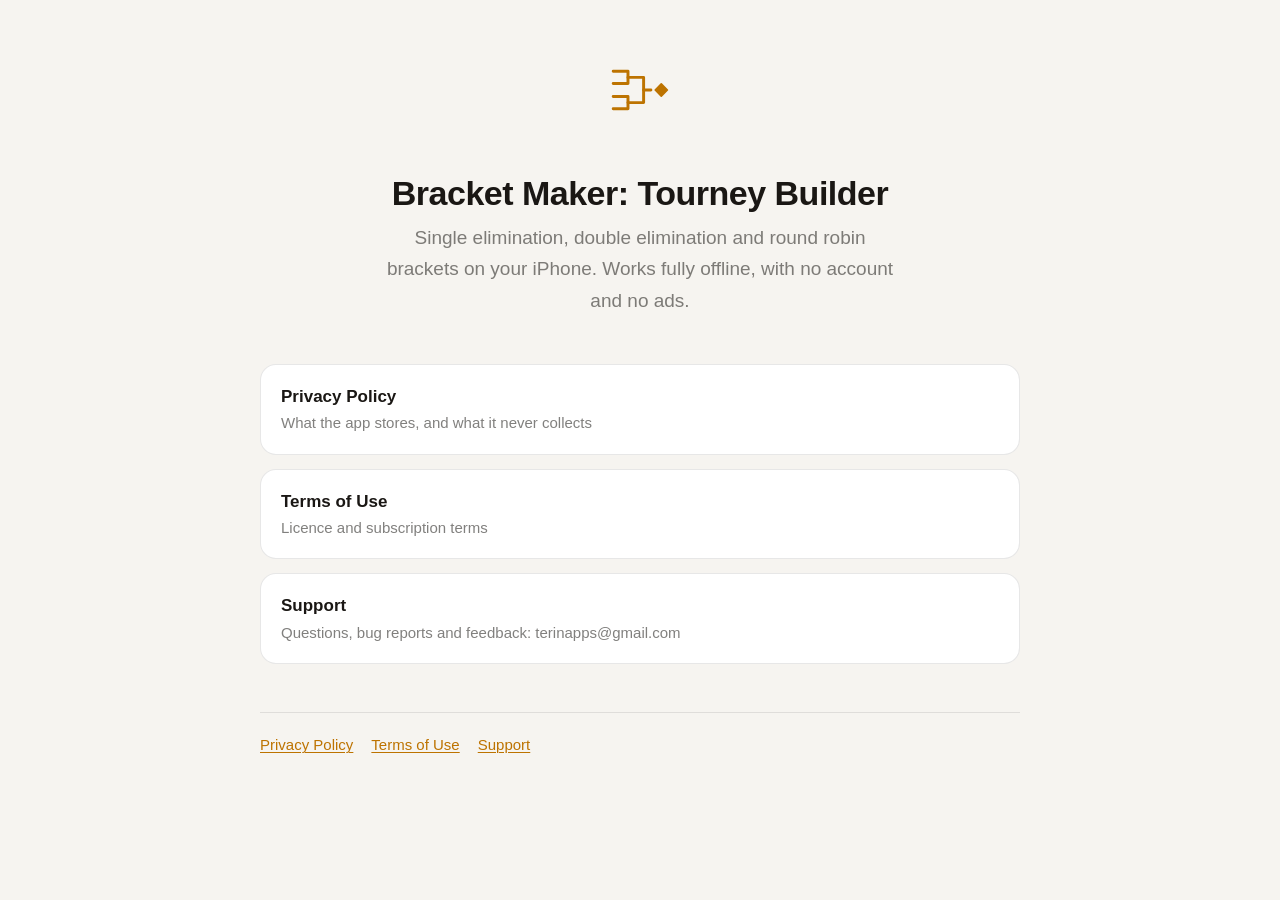
<file: index.html>
<!DOCTYPE html>
<html lang="en">
  <head>
    <meta charset="utf-8" />
    <meta name="viewport" content="width=device-width, initial-scale=1" />
    <title>Bracket Maker: Tourney Builder</title>
    <meta
      name="description"
      content="Bracket Maker: Tourney Builder builds single elimination, double elimination and round robin tournament brackets on your iPhone — offline, with no account."
    />
    <link rel="icon" href="icon.svg" type="image/svg+xml" />
    <link rel="stylesheet" href="style.css" />
  </head>
  <body>
    <main>
      <section class="hero">
        <img class="hero-mark" src="icon.svg" width="84" height="84" alt="Bracket Maker: Tourney Builder" />
        <h1>Bracket Maker: Tourney Builder</h1>
        <p>
          Single elimination, double elimination and round robin brackets on your iPhone. Works
          fully offline, with no account and no ads.
        </p>
      </section>

      <div class="card-list">
        <a class="card" href="privacy.html">
          <span class="card-title">Privacy Policy</span>
          <span class="card-subtitle">What the app stores, and what it never collects</span>
        </a>
        <a class="card" href="terms.html">
          <span class="card-title">Terms of Use</span>
          <span class="card-subtitle">Licence and subscription terms</span>
        </a>
        <a class="card" href="mailto:terinapps@gmail.com">
          <span class="card-title">Support</span>
          <span class="card-subtitle">Questions, bug reports and feedback: terinapps@gmail.com</span>
        </a>
      </div>
    </main>
    <footer class="page-footer">
      <a href="privacy.html">Privacy Policy</a>
      <a href="terms.html">Terms of Use</a>
      <a href="mailto:terinapps@gmail.com">Support</a>
    </footer>
  </body>
</html>
</file>
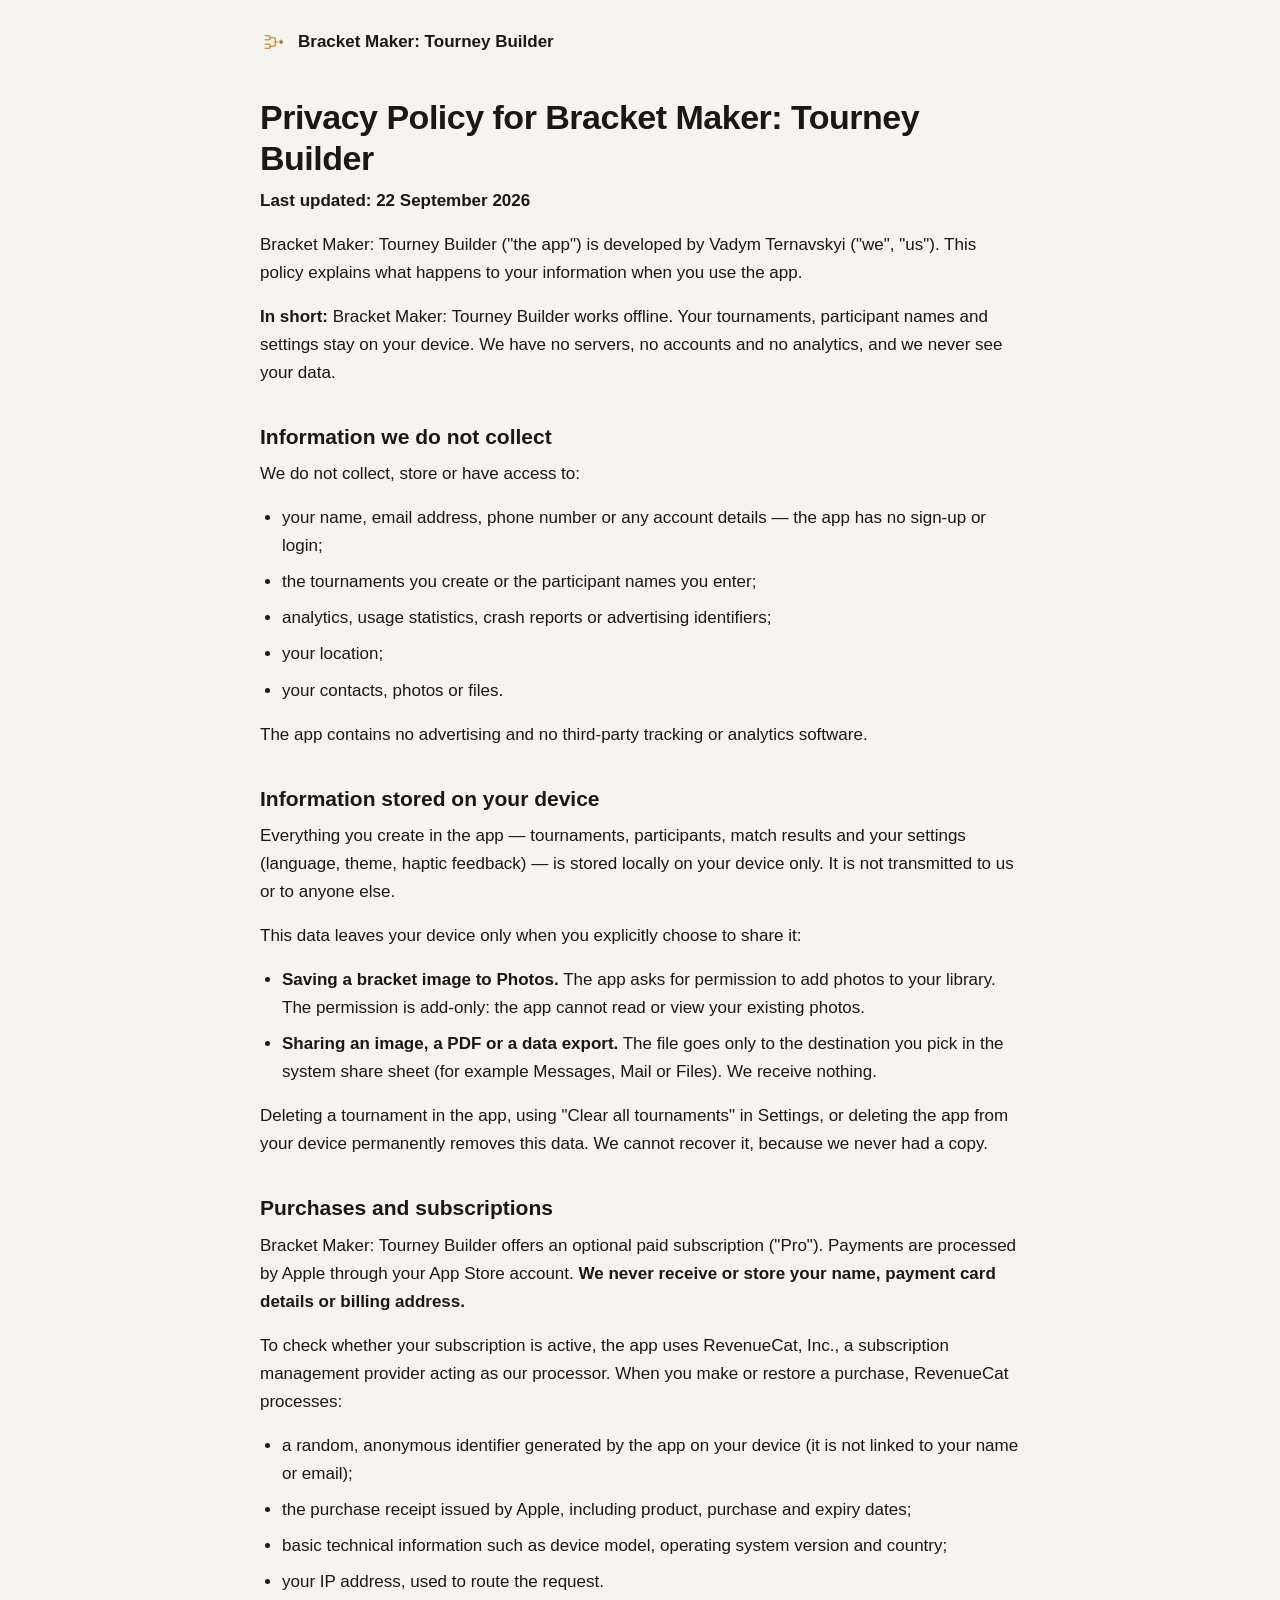
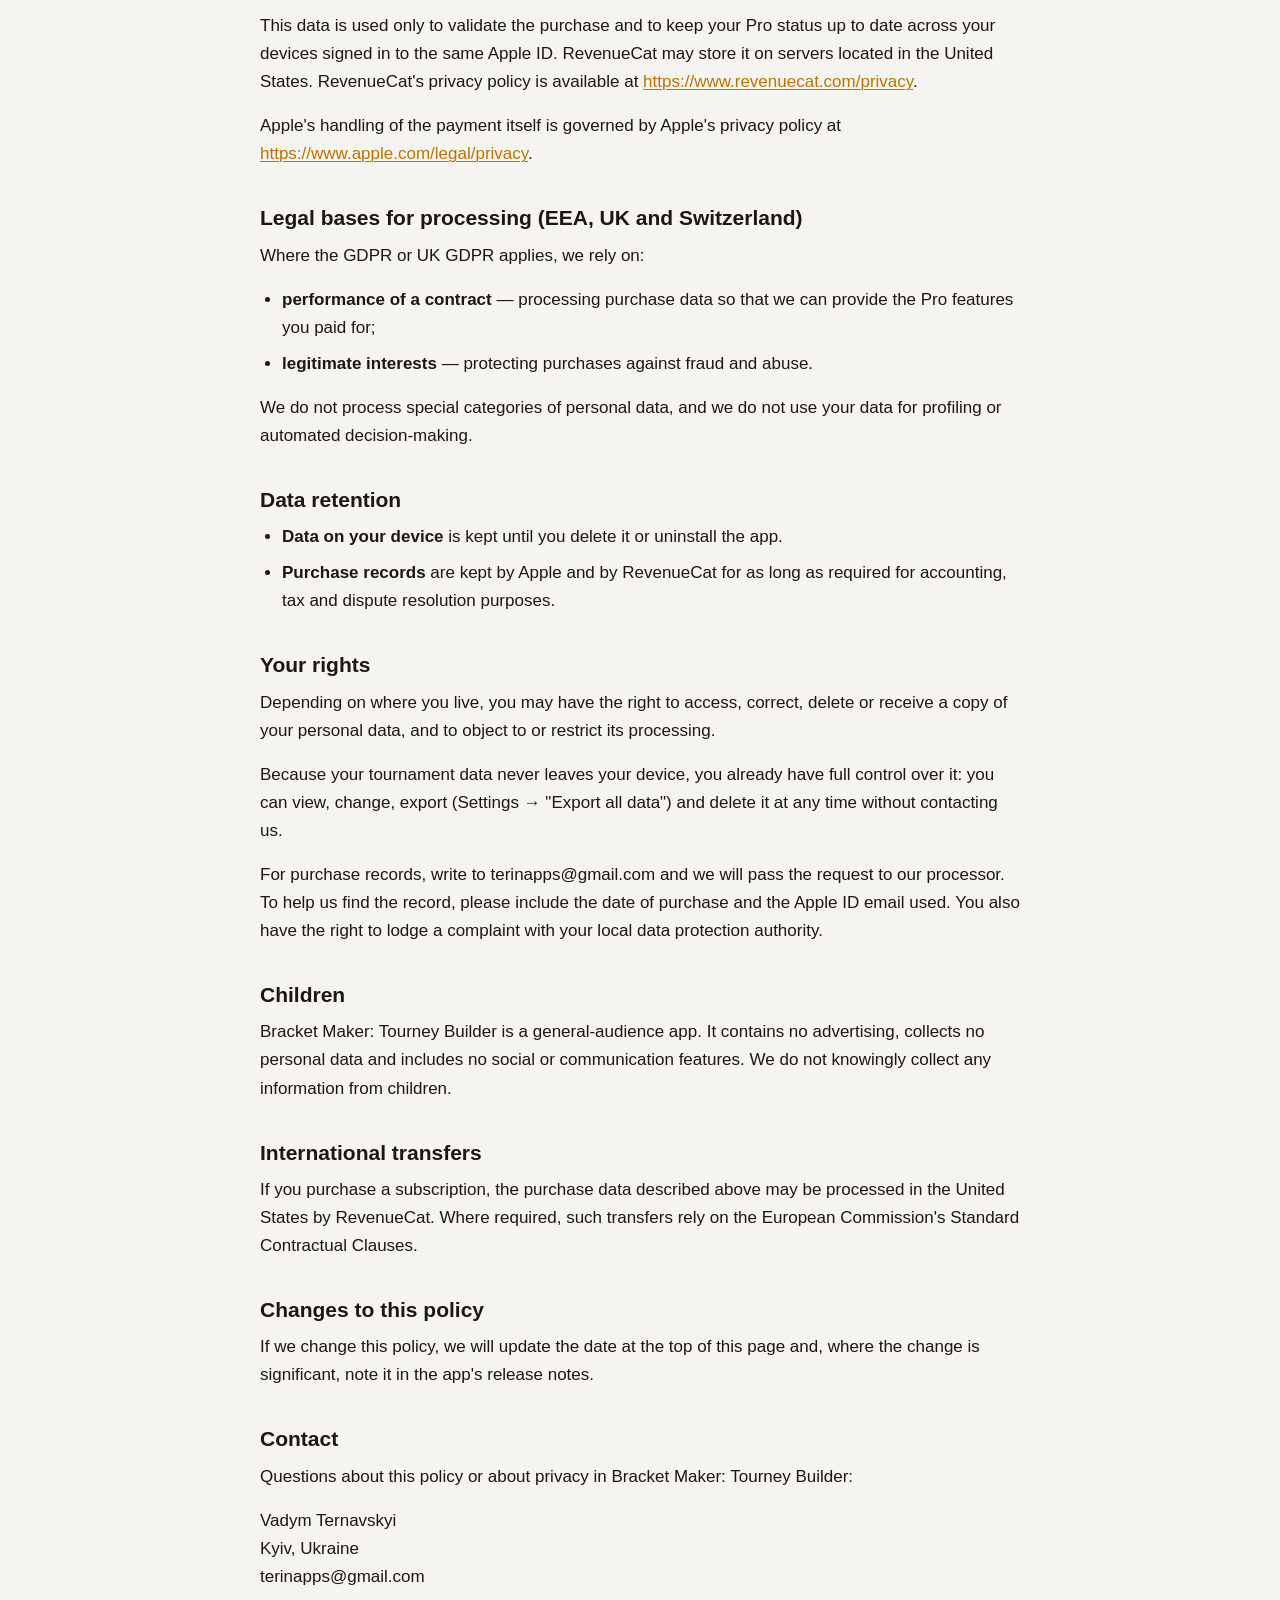
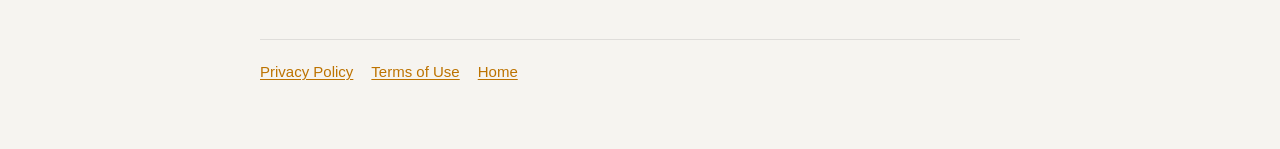
<file: privacy.html>
<!DOCTYPE html>
<html lang="en">
  <head>
    <meta charset="utf-8" />
    <meta name="viewport" content="width=device-width, initial-scale=1" />
    <title>Privacy Policy · Bracket Maker: Tourney Builder</title>
    <meta name="description" content="Privacy Policy for the Bracket Maker: Tourney Builder tournament bracket app." />
    <link rel="icon" href="icon.svg" type="image/svg+xml" />
    <link rel="stylesheet" href="style.css" />
  </head>
  <body>
    <header class="page-header">
      <a class="brand" href="index.html">
        <img class="brand-mark" src="icon.svg" width="28" height="28" alt="" />
        <span>Bracket Maker: Tourney Builder</span>
      </a>
    </header>
    <main>
      <h1>Privacy Policy for Bracket Maker: Tourney Builder</h1>
      <p><strong>Last updated: 22 September 2026</strong></p>
      <p>Bracket Maker: Tourney Builder (&quot;the app&quot;) is developed by Vadym Ternavskyi (&quot;we&quot;, &quot;us&quot;). This policy explains what happens to your information when you use the app.</p>
      <p><strong>In short:</strong> Bracket Maker: Tourney Builder works offline. Your tournaments, participant names and settings stay on your device. We have no servers, no accounts and no analytics, and we never see your data.</p>
      <h2>Information we do not collect</h2>
      <p>We do not collect, store or have access to:</p>
      <ul><li>your name, email address, phone number or any account details — the app has no sign-up or login;</li><li>the tournaments you create or the participant names you enter;</li><li>analytics, usage statistics, crash reports or advertising identifiers;</li><li>your location;</li><li>your contacts, photos or files.</li></ul>
      <p>The app contains no advertising and no third-party tracking or analytics software.</p>
      <h2>Information stored on your device</h2>
      <p>Everything you create in the app — tournaments, participants, match results and your settings (language, theme, haptic feedback) — is stored locally on your device only. It is not transmitted to us or to anyone else.</p>
      <p>This data leaves your device only when you explicitly choose to share it:</p>
      <ul><li><strong>Saving a bracket image to Photos.</strong> The app asks for permission to add photos to your library. The permission is add-only: the app cannot read or view your existing photos.</li><li><strong>Sharing an image, a PDF or a data export.</strong> The file goes only to the destination you pick in the system share sheet (for example Messages, Mail or Files). We receive nothing.</li></ul>
      <p>Deleting a tournament in the app, using &quot;Clear all tournaments&quot; in Settings, or deleting the app from your device permanently removes this data. We cannot recover it, because we never had a copy.</p>
      <h2>Purchases and subscriptions</h2>
      <p>Bracket Maker: Tourney Builder offers an optional paid subscription (&quot;Pro&quot;). Payments are processed by Apple through your App Store account. <strong>We never receive or store your name, payment card details or billing address.</strong></p>
      <p>To check whether your subscription is active, the app uses RevenueCat, Inc., a subscription management provider acting as our processor. When you make or restore a purchase, RevenueCat processes:</p>
      <ul><li>a random, anonymous identifier generated by the app on your device (it is not linked to your name or email);</li><li>the purchase receipt issued by Apple, including product, purchase and expiry dates;</li><li>basic technical information such as device model, operating system version and country;</li><li>your IP address, used to route the request.</li></ul>
      <p>This data is used only to validate the purchase and to keep your Pro status up to date across your devices signed in to the same Apple ID. RevenueCat may store it on servers located in the United States. RevenueCat&#x27;s privacy policy is available at <a href="https://www.revenuecat.com/privacy">https://www.revenuecat.com/privacy</a>.</p>
      <p>Apple&#x27;s handling of the payment itself is governed by Apple&#x27;s privacy policy at <a href="https://www.apple.com/legal/privacy">https://www.apple.com/legal/privacy</a>.</p>
      <h2>Legal bases for processing (EEA, UK and Switzerland)</h2>
      <p>Where the GDPR or UK GDPR applies, we rely on:</p>
      <ul><li><strong>performance of a contract</strong> — processing purchase data so that we can provide the Pro features you paid for;</li><li><strong>legitimate interests</strong> — protecting purchases against fraud and abuse.</li></ul>
      <p>We do not process special categories of personal data, and we do not use your data for profiling or automated decision-making.</p>
      <h2>Data retention</h2>
      <ul><li><strong>Data on your device</strong> is kept until you delete it or uninstall the app.</li><li><strong>Purchase records</strong> are kept by Apple and by RevenueCat for as long as required for accounting, tax and dispute resolution purposes.</li></ul>
      <h2>Your rights</h2>
      <p>Depending on where you live, you may have the right to access, correct, delete or receive a copy of your personal data, and to object to or restrict its processing.</p>
      <p>Because your tournament data never leaves your device, you already have full control over it: you can view, change, export (Settings → &quot;Export all data&quot;) and delete it at any time without contacting us.</p>
      <p>For purchase records, write to terinapps@gmail.com and we will pass the request to our processor. To help us find the record, please include the date of purchase and the Apple ID email used. You also have the right to lodge a complaint with your local data protection authority.</p>
      <h2>Children</h2>
      <p>Bracket Maker: Tourney Builder is a general-audience app. It contains no advertising, collects no personal data and includes no social or communication features. We do not knowingly collect any information from children.</p>
      <h2>International transfers</h2>
      <p>If you purchase a subscription, the purchase data described above may be processed in the United States by RevenueCat. Where required, such transfers rely on the European Commission&#x27;s Standard Contractual Clauses.</p>
      <h2>Changes to this policy</h2>
      <p>If we change this policy, we will update the date at the top of this page and, where the change is significant, note it in the app&#x27;s release notes.</p>
      <h2>Contact</h2>
      <p>Questions about this policy or about privacy in Bracket Maker: Tourney Builder:</p>
      <p>Vadym Ternavskyi<br />Kyiv, Ukraine<br />terinapps@gmail.com</p>
    </main>
    <footer class="page-footer">
      <a href="privacy.html">Privacy Policy</a>
      <a href="terms.html">Terms of Use</a>
      <a href="index.html">Home</a>
    </footer>
  </body>
</html>
</file>
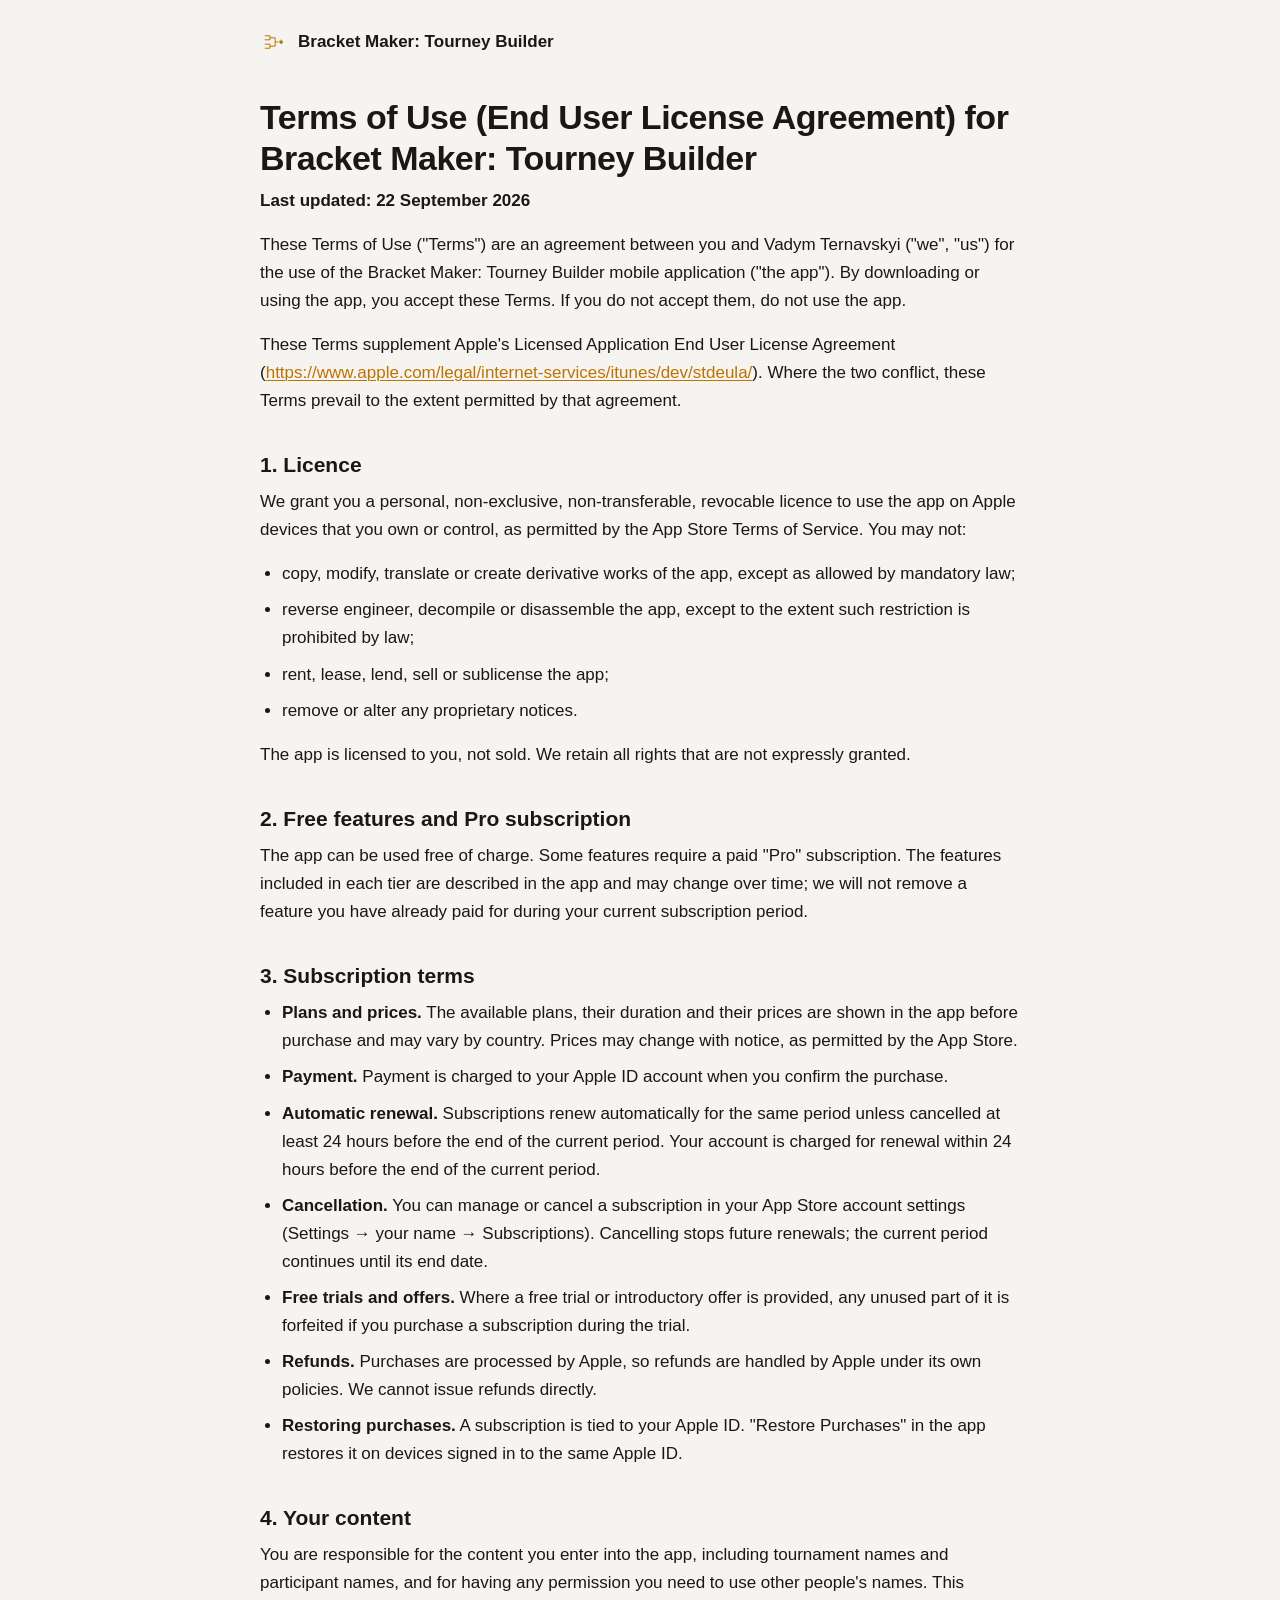
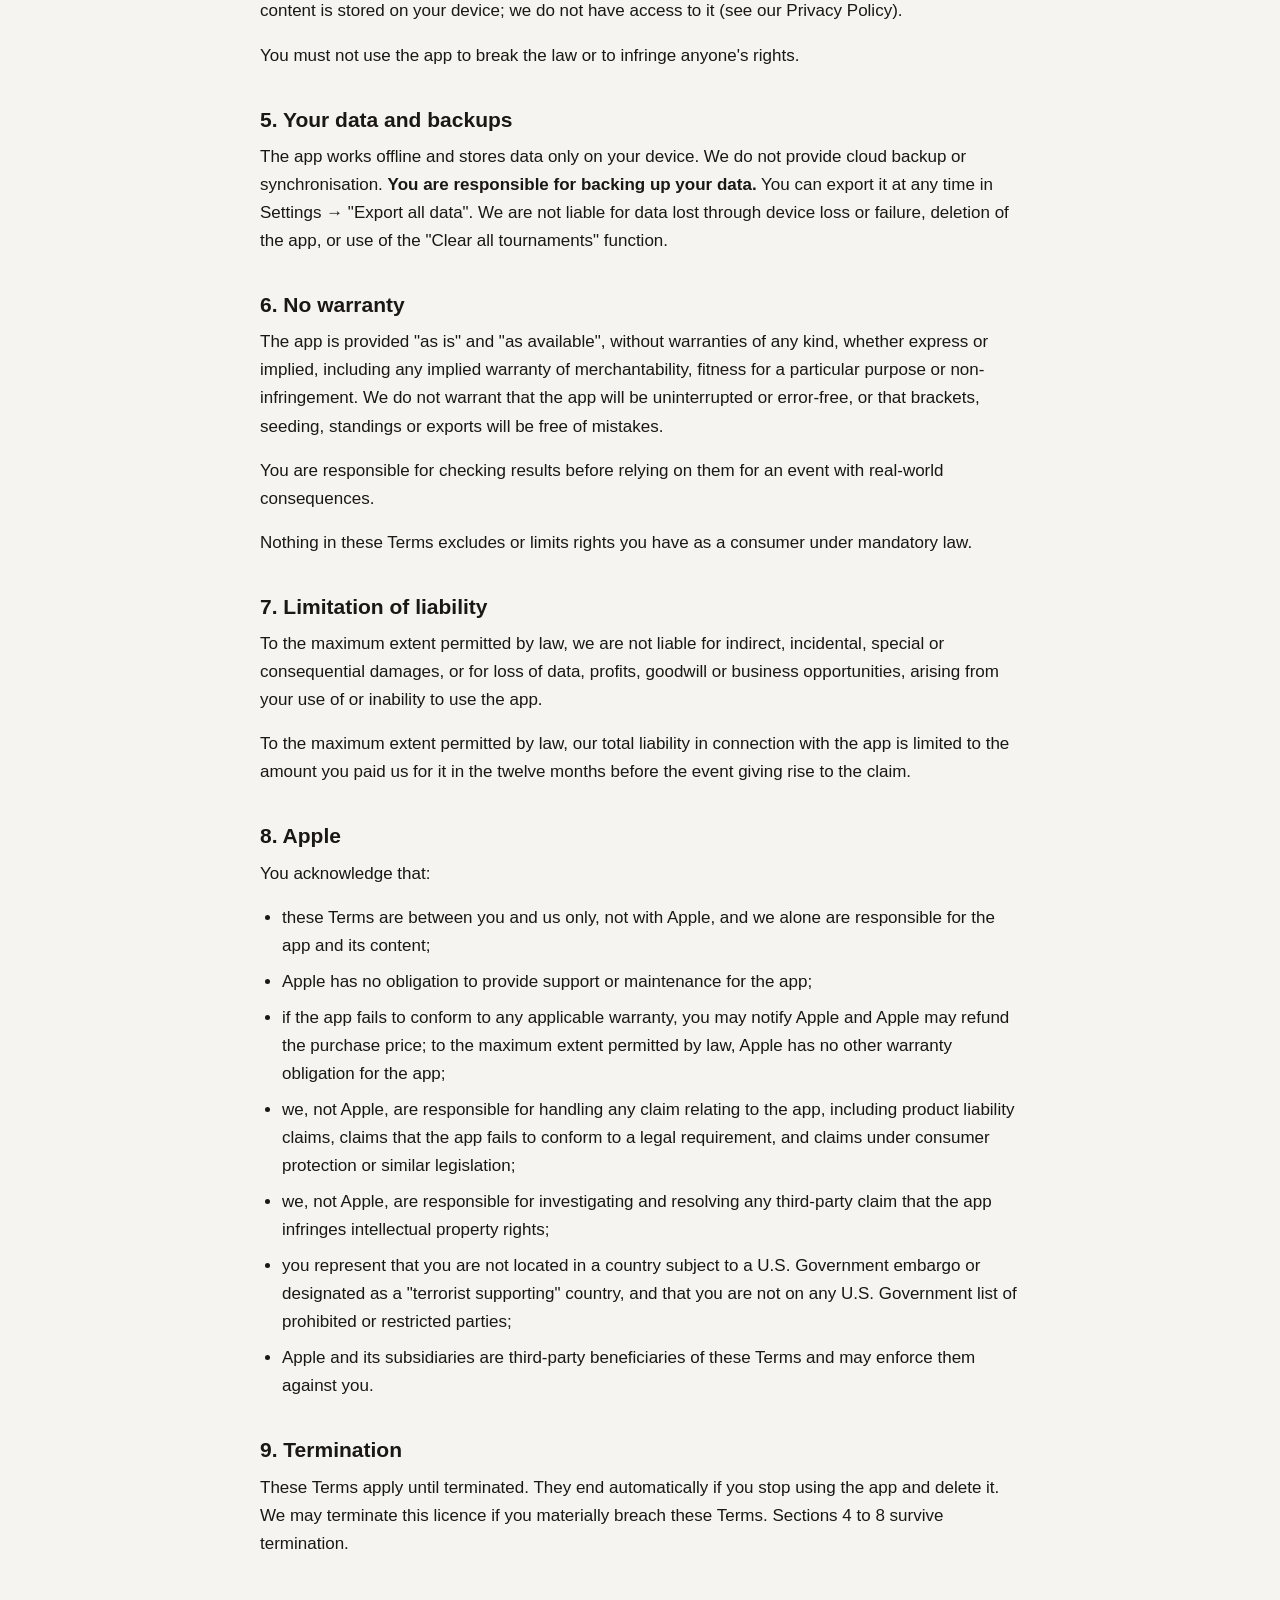
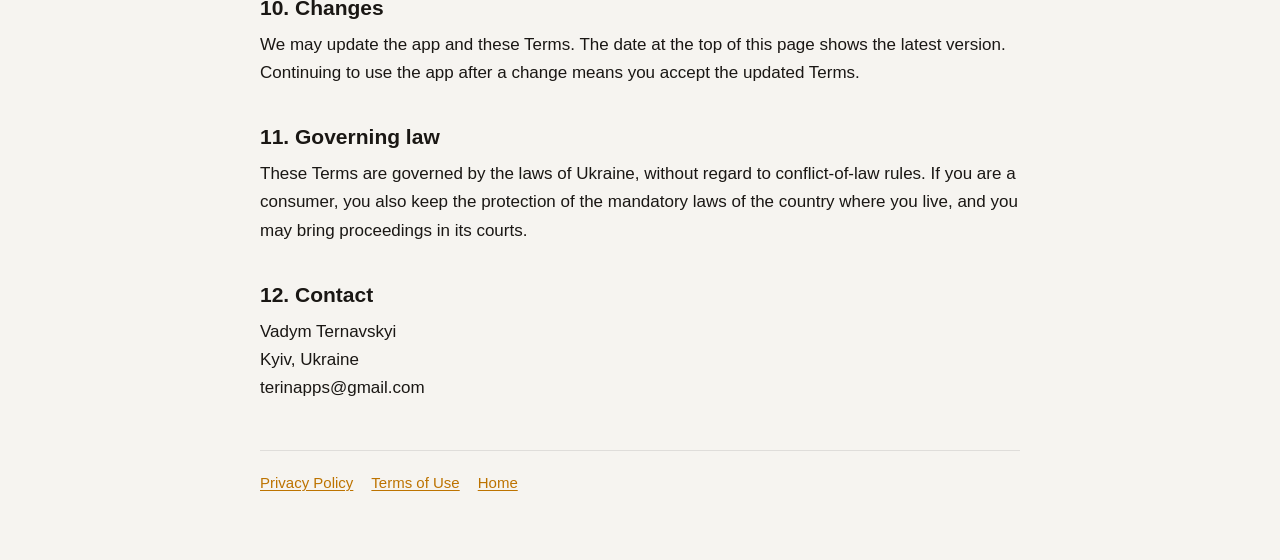
<file: terms.html>
<!DOCTYPE html>
<html lang="en">
  <head>
    <meta charset="utf-8" />
    <meta name="viewport" content="width=device-width, initial-scale=1" />
    <title>Terms of Use · Bracket Maker: Tourney Builder</title>
    <meta name="description" content="Terms of Use for the Bracket Maker: Tourney Builder tournament bracket app." />
    <link rel="icon" href="icon.svg" type="image/svg+xml" />
    <link rel="stylesheet" href="style.css" />
  </head>
  <body>
    <header class="page-header">
      <a class="brand" href="index.html">
        <img class="brand-mark" src="icon.svg" width="28" height="28" alt="" />
        <span>Bracket Maker: Tourney Builder</span>
      </a>
    </header>
    <main>
      <h1>Terms of Use (End User License Agreement) for Bracket Maker: Tourney Builder</h1>
      <p><strong>Last updated: 22 September 2026</strong></p>
      <p>These Terms of Use (&quot;Terms&quot;) are an agreement between you and Vadym Ternavskyi (&quot;we&quot;, &quot;us&quot;) for the use of the Bracket Maker: Tourney Builder mobile application (&quot;the app&quot;). By downloading or using the app, you accept these Terms. If you do not accept them, do not use the app.</p>
      <p>These Terms supplement Apple&#x27;s Licensed Application End User License Agreement (<a href="https://www.apple.com/legal/internet-services/itunes/dev/stdeula/">https://www.apple.com/legal/internet-services/itunes/dev/stdeula/</a>). Where the two conflict, these Terms prevail to the extent permitted by that agreement.</p>
      <h2>1. Licence</h2>
      <p>We grant you a personal, non-exclusive, non-transferable, revocable licence to use the app on Apple devices that you own or control, as permitted by the App Store Terms of Service. You may not:</p>
      <ul><li>copy, modify, translate or create derivative works of the app, except as allowed by mandatory law;</li><li>reverse engineer, decompile or disassemble the app, except to the extent such restriction is prohibited by law;</li><li>rent, lease, lend, sell or sublicense the app;</li><li>remove or alter any proprietary notices.</li></ul>
      <p>The app is licensed to you, not sold. We retain all rights that are not expressly granted.</p>
      <h2>2. Free features and Pro subscription</h2>
      <p>The app can be used free of charge. Some features require a paid &quot;Pro&quot; subscription. The features included in each tier are described in the app and may change over time; we will not remove a feature you have already paid for during your current subscription period.</p>
      <h2>3. Subscription terms</h2>
      <ul><li><strong>Plans and prices.</strong> The available plans, their duration and their prices are shown in the app before purchase and may vary by country. Prices may change with notice, as permitted by the App Store.</li><li><strong>Payment.</strong> Payment is charged to your Apple ID account when you confirm the purchase.</li><li><strong>Automatic renewal.</strong> Subscriptions renew automatically for the same period unless cancelled at least 24 hours before the end of the current period. Your account is charged for renewal within 24 hours before the end of the current period.</li><li><strong>Cancellation.</strong> You can manage or cancel a subscription in your App Store account settings (Settings → your name → Subscriptions). Cancelling stops future renewals; the current period continues until its end date.</li><li><strong>Free trials and offers.</strong> Where a free trial or introductory offer is provided, any unused part of it is forfeited if you purchase a subscription during the trial.</li><li><strong>Refunds.</strong> Purchases are processed by Apple, so refunds are handled by Apple under its own policies. We cannot issue refunds directly.</li><li><strong>Restoring purchases.</strong> A subscription is tied to your Apple ID. &quot;Restore Purchases&quot; in the app restores it on devices signed in to the same Apple ID.</li></ul>
      <h2>4. Your content</h2>
      <p>You are responsible for the content you enter into the app, including tournament names and participant names, and for having any permission you need to use other people&#x27;s names. This content is stored on your device; we do not have access to it (see our Privacy Policy).</p>
      <p>You must not use the app to break the law or to infringe anyone&#x27;s rights.</p>
      <h2>5. Your data and backups</h2>
      <p>The app works offline and stores data only on your device. We do not provide cloud backup or synchronisation. <strong>You are responsible for backing up your data.</strong> You can export it at any time in Settings → &quot;Export all data&quot;. We are not liable for data lost through device loss or failure, deletion of the app, or use of the &quot;Clear all tournaments&quot; function.</p>
      <h2>6. No warranty</h2>
      <p>The app is provided &quot;as is&quot; and &quot;as available&quot;, without warranties of any kind, whether express or implied, including any implied warranty of merchantability, fitness for a particular purpose or non-infringement. We do not warrant that the app will be uninterrupted or error-free, or that brackets, seeding, standings or exports will be free of mistakes.</p>
      <p>You are responsible for checking results before relying on them for an event with real-world consequences.</p>
      <p>Nothing in these Terms excludes or limits rights you have as a consumer under mandatory law.</p>
      <h2>7. Limitation of liability</h2>
      <p>To the maximum extent permitted by law, we are not liable for indirect, incidental, special or consequential damages, or for loss of data, profits, goodwill or business opportunities, arising from your use of or inability to use the app.</p>
      <p>To the maximum extent permitted by law, our total liability in connection with the app is limited to the amount you paid us for it in the twelve months before the event giving rise to the claim.</p>
      <h2>8. Apple</h2>
      <p>You acknowledge that:</p>
      <ul><li>these Terms are between you and us only, not with Apple, and we alone are responsible for the app and its content;</li><li>Apple has no obligation to provide support or maintenance for the app;</li><li>if the app fails to conform to any applicable warranty, you may notify Apple and Apple may refund the purchase price; to the maximum extent permitted by law, Apple has no other warranty obligation for the app;</li><li>we, not Apple, are responsible for handling any claim relating to the app, including product liability claims, claims that the app fails to conform to a legal requirement, and claims under consumer protection or similar legislation;</li><li>we, not Apple, are responsible for investigating and resolving any third-party claim that the app infringes intellectual property rights;</li><li>you represent that you are not located in a country subject to a U.S. Government embargo or designated as a &quot;terrorist supporting&quot; country, and that you are not on any U.S. Government list of prohibited or restricted parties;</li><li>Apple and its subsidiaries are third-party beneficiaries of these Terms and may enforce them against you.</li></ul>
      <h2>9. Termination</h2>
      <p>These Terms apply until terminated. They end automatically if you stop using the app and delete it. We may terminate this licence if you materially breach these Terms. Sections 4 to 8 survive termination.</p>
      <h2>10. Changes</h2>
      <p>We may update the app and these Terms. The date at the top of this page shows the latest version. Continuing to use the app after a change means you accept the updated Terms.</p>
      <h2>11. Governing law</h2>
      <p>These Terms are governed by the laws of Ukraine, without regard to conflict-of-law rules. If you are a consumer, you also keep the protection of the mandatory laws of the country where you live, and you may bring proceedings in its courts.</p>
      <h2>12. Contact</h2>
      <p>Vadym Ternavskyi<br />Kyiv, Ukraine<br />terinapps@gmail.com</p>
    </main>
    <footer class="page-footer">
      <a href="privacy.html">Privacy Policy</a>
      <a href="terms.html">Terms of Use</a>
      <a href="index.html">Home</a>
    </footer>
  </body>
</html>
</file>
<file: style.css>
/* Colors follow the app's light and dark themes (src/theme/colors.ts). */
:root {
  --ground: #f6f4f0;
  --card: #ffffff;
  --ink: #1a1714;
  --muted: rgba(26, 23, 20, 0.55);
  --border: rgba(26, 23, 20, 0.1);
  --accent: #bd7300;
}

@media (prefers-color-scheme: dark) {
  :root {
    --ground: #0f1413;
    --card: #1a2120;
    --ink: #f2f5f4;
    --muted: #a5adab;
    --border: rgba(255, 255, 255, 0.1);
    --accent: #2ed6a6;
  }
}

* {
  box-sizing: border-box;
}

body {
  margin: 0;
  padding: 0 20px 64px;
  background: var(--ground);
  color: var(--ink);
  /* System font: no web font request, so the pages load instantly and track nothing. */
  font-family:
    -apple-system,
    BlinkMacSystemFont,
    "Segoe UI",
    Roboto,
    sans-serif;
  font-size: 17px;
  line-height: 1.65;
}

.page-header {
  max-width: 760px;
  margin: 0 auto;
  padding: 28px 0 8px;
}

.brand {
  display: inline-flex;
  align-items: center;
  gap: 10px;
  color: var(--ink);
  font-weight: 600;
  font-size: 17px;
  text-decoration: none;
}

.brand-mark {
  display: block;
}

main {
  max-width: 760px;
  margin: 0 auto;
}

h1 {
  margin: 24px 0 8px;
  font-size: 34px;
  line-height: 1.2;
  letter-spacing: -0.5px;
}

h2 {
  margin: 36px 0 10px;
  font-size: 21px;
  line-height: 1.3;
}

p,
ul {
  margin: 0 0 16px;
}

ul {
  padding-left: 22px;
}

li {
  margin-bottom: 8px;
}

a {
  color: var(--accent);
  text-decoration-thickness: 1px;
  text-underline-offset: 2px;
  overflow-wrap: anywhere;
}

strong {
  font-weight: 600;
}

/* Home page */
.hero {
  padding: 48px 0 8px;
  text-align: center;
}

.hero-mark {
  width: 84px;
  height: 84px;
  margin-bottom: 8px;
}

.hero p {
  color: var(--muted);
  font-size: 19px;
  max-width: 520px;
  margin: 0 auto 8px;
}

.card-list {
  display: grid;
  gap: 14px;
  margin-top: 32px;
}

.card {
  display: block;
  padding: 18px 20px;
  border: 1px solid var(--border);
  border-radius: 16px;
  background: var(--card);
  color: var(--ink);
  text-decoration: none;
}

.card:hover {
  border-color: var(--accent);
}

.card-title {
  display: block;
  font-weight: 600;
}

.card-subtitle {
  display: block;
  color: var(--muted);
  font-size: 15px;
}

.page-footer {
  max-width: 760px;
  margin: 48px auto 0;
  padding-top: 20px;
  border-top: 1px solid var(--border);
  display: flex;
  flex-wrap: wrap;
  gap: 18px;
  font-size: 15px;
}

@media (max-width: 520px) {
  body {
    font-size: 16px;
  }

  h1 {
    font-size: 28px;
  }
}
</file>
